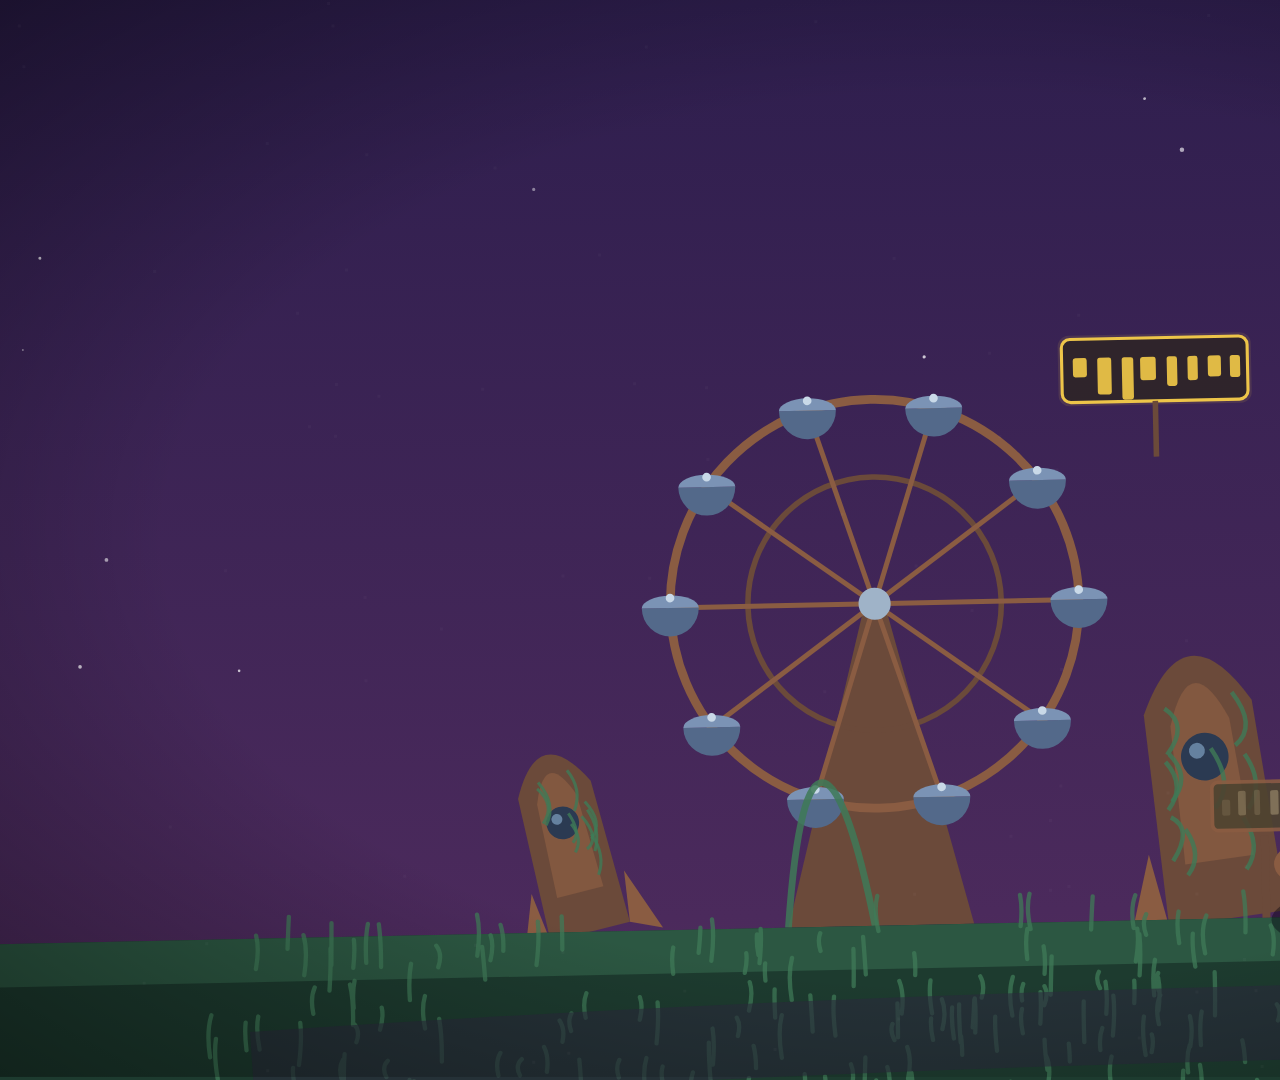
<file: animatic/scene.html>
<!doctype html>
<html lang="sv">
<head>
<meta charset="utf-8" />
<title>Fuzzlings animatic — frame renderer</title>
<style>
  html, body { margin: 0; padding: 0; background: #06040c; overflow: hidden; }
  #stage { display: block; }
</style>
</head>
<body>
<svg id="stage" width="1920" height="1080" viewBox="0 0 1920 1080"
     xmlns="http://www.w3.org/2000/svg" shape-rendering="geometricPrecision"></svg>
<script>
/* ------------------------------------------------------------------
   FUZZLINGS — "Studsfällan" animatic frame renderer.
   Deterministic: renderFrame(i) must always paint the same pixels.
   World coords: ground at y=1500, park spans x 0..3840.
------------------------------------------------------------------- */

const FPS = 20;
const DUR = 120;                 // seconds, matches storyboard 0:00-2:00

const C = {
  bg:    '#120d1f',
  bg2:   '#1b1430',
  zyp:   '#ff8a2b',
  zypD:  '#c2561a',
  dolm:  '#8fa8c0',
  dolmD: '#64798f',
  bix:   '#ef4ba2',
  bixS:  '#ffd54a',
  neon:  '#4ee0c1',
  ink:   '#f4f0ff',
  rust:  '#6b4a3a',
  rust2: '#8a5c42',
  grass: '#2c5742',
  grass2:'#3f7a57',
  metal: '#3a3550',
};

const GROUND = 1500;

/* ---------- small math helpers ---------- */
const lerp = (a, b, u) => a + (b - a) * clamp01(u);
const clamp01 = (u) => (u < 0 ? 0 : u > 1 ? 1 : u);
const ease = (u) => { u = clamp01(u); return u * u * (3 - 2 * u); };
const easeOut = (u) => { u = clamp01(u); return 1 - (1 - u) * (1 - u); };
const easeIn = (u) => { u = clamp01(u); return clamp01(u) * clamp01(u); };
function mulberry32(seed) {
  let a = seed >>> 0;
  return function () {
    a = (a + 0x6D2B79F5) >>> 0;
    let t = a;
    t = Math.imul(t ^ (t >>> 15), t | 1);
    t ^= t + Math.imul(t ^ (t >>> 7), t | 61);
    return ((t ^ (t >>> 14)) >>> 0) / 4294967296;
  };
}
/* deterministic pseudo-flicker keyed on a time slot */
function flick(slot, salt) {
  const r = mulberry32(((slot * 2654435761) ^ (salt * 40503)) >>> 0);
  return r();
}
const f2 = (n) => Math.round(n * 100) / 100;

/* ---------- character art ---------- */

/* Zyp: small tight orange sphere, THREE pearl eyes stacked vertically,
   spiral tail-antenna that uncoils when excited. */
function zyp(o) {
  const x = o.x, y = o.y, s = (o.s || 1);
  const R = 38 * s;
  const sq = o.sq == null ? 1 : o.sq;          // >1 = stretched tall
  const rot = o.rot || 0;
  const eyes = o.eyes || 'normal';
  const spiral = o.spiral == null ? 0 : o.spiral;
  const flail = o.flail || 0;
  const look = o.look || 0;
  let g = '';

  // shadow on ground
  if (o.shadow !== false) g += shadow(x, o.gy == null ? y + R : o.gy, R * 1.25, o.shA == null ? 0.35 : o.shA);

  g += `<g transform="translate(${f2(x)},${f2(y)}) rotate(${f2(rot)}) scale(${f2(1 / sq)},${f2(sq)})">`;

  // legs + arms (thin stick limbs)
  const legSwing = Math.sin(flail * 6.3) * 28 * (o.flail ? 1 : 0.25);
  g += limb(-R * 0.4, R * 0.75, -R * 0.55 - legSwing * 0.4, R * 1.5 + Math.abs(legSwing) * 0.3, C.zypD, 5 * s, 6 * s);
  g += limb(R * 0.4, R * 0.75, R * 0.6 + legSwing * 0.4, R * 1.5 - Math.abs(legSwing) * 0.3, C.zypD, 5 * s, 6 * s);
  const armA = o.arms == null ? 25 : o.arms;
  g += limb(-R * 0.85, -R * 0.05, -R * 1.55, -R * 0.05 - armA * s * 0.9 - flail * 10, C.zypD, 5 * s, 6 * s);
  g += limb(R * 0.85, -R * 0.05, R * 1.55, -R * 0.05 - armA * s * 0.9 + flail * 10, C.zypD, 5 * s, 6 * s);

  // spiral tail-antenna, top-right; uncoils with `spiral`
  g += spiralTail(R, spiral, s);

  // body: short dense fur = subtle notched rim
  g += `<circle cx="0" cy="0" r="${f2(R)}" fill="${C.zyp}"/>`;
  g += furRim(R, 7, 3.0 * s, C.zyp, 0.9);
  g += `<circle cx="${f2(-R * 0.28)}" cy="${f2(-R * 0.3)}" r="${f2(R * 0.62)}" fill="#ffb066" opacity="0.35"/>`;
  g += `<path d="M ${f2(-R)} ${f2(R * 0.18)} A ${f2(R)} ${f2(R)} 0 0 0 ${f2(R)} ${f2(R * 0.18)} Z" fill="${C.zypD}" opacity="0.22"/>`;

  // three pearl eyes stacked VERTICALLY
  const eyeX = R * 0.05;
  const ys = [-R * 0.42, 0, R * 0.42];
  for (let k = 0; k < 3; k++) {
    g += eyeBall(eyeX + look * 1.5, ys[k], R * 0.2, eyes, look, s);
  }
  // mouth
  g += mouth(eyes, R * 0.1, R * 0.74, R * 0.3, C.zypD);
  g += '</g>';
  return g;
}

/* Dolm: biggest, shaggy blue-grey, two tired half-closed eyes,
   little parabolic scanner dish on top that spins. */
function dolm(o) {
  const x = o.x, y = o.y, s = (o.s || 1);
  const R = 62 * s;
  const sq = o.sq == null ? 1 : o.sq;
  const rot = o.rot || 0;
  const eyes = o.eyes || 'tired';
  const spin = o.spin || 0;
  const ping = o.ping || 0;
  let g = '';
  if (o.shadow !== false) g += shadow(x, o.gy == null ? y + R * 0.95 : o.gy, R * 1.2, o.shA == null ? 0.35 : o.shA);

  g += `<g transform="translate(${f2(x)},${f2(y)}) rotate(${f2(rot)}) scale(${f2(1 / sq)},${f2(sq)})">`;

  // stubby limbs (Dolm rolls more than walks)
  g += limb(-R * 0.42, R * 0.72, -R * 0.52, R * 1.08, C.dolmD, 8 * s, 8 * s);
  g += limb(R * 0.42, R * 0.72, R * 0.52, R * 1.08, C.dolmD, 8 * s, 8 * s);
  if (o.armsCrossed) {
    g += `<path d="M ${f2(-R * 0.75)} ${f2(R * 0.05)} L ${f2(R * 0.5)} ${f2(R * 0.3)}" stroke="${C.dolmD}" stroke-width="${f2(9 * s)}" stroke-linecap="round" fill="none"/>`;
    g += `<path d="M ${f2(R * 0.75)} ${f2(R * 0.05)} L ${f2(-R * 0.5)} ${f2(R * 0.3)}" stroke="${C.dolmD}" stroke-width="${f2(9 * s)}" stroke-linecap="round" fill="none"/>`;
  } else {
    const aw = o.arms == null ? 0 : o.arms;
    g += limb(-R * 0.8, R * 0.02, -R * 1.35, R * 0.02 - aw * s, C.dolmD, 8 * s, 9 * s);
    g += limb(R * 0.8, R * 0.02, R * 1.35, R * 0.02 - aw * s, C.dolmD, 8 * s, 9 * s);
  }

  // scanner dish on top
  const dishY = -R - 26 * s;
  g += `<path d="M 0 ${f2(-R * 0.9)} L 0 ${f2(dishY + 6 * s)}" stroke="${C.dolmD}" stroke-width="${f2(5 * s)}" stroke-linecap="round"/>`;
  g += `<g transform="translate(0,${f2(dishY)}) rotate(${f2(spin)})">`;
  g += `<ellipse cx="0" cy="0" rx="${f2(24 * s)}" ry="${f2(8 * s)}" fill="#b9cad8"/>`;
  g += `<ellipse cx="0" cy="${f2(-2.5 * s)}" rx="${f2(24 * s)}" ry="${f2(7 * s)}" fill="#e6f0f6"/>`;
  g += `<circle cx="0" cy="${f2(-4 * s)}" r="${f2(3.5 * s)}" fill="${C.dolmD}"/>`;
  g += '</g>';
  if (ping > 0) {
    for (let k = 0; k < 3; k++) {
      const u = (ping + k * 0.33) % 1;
      g += `<circle cx="0" cy="${f2(dishY)}" r="${f2((12 + u * 58) * s)}" fill="none" stroke="${C.neon}" stroke-width="${f2(3 * s)}" opacity="${f2(0.55 * (1 - u))}"/>`;
    }
  }

  // shaggy body
  g += shaggyBody(R, C.dolm, 1337);
  g += `<circle cx="${f2(-R * 0.3)}" cy="${f2(-R * 0.32)}" r="${f2(R * 0.55)}" fill="#b4c7d8" opacity="0.3"/>`;
  g += `<path d="M ${f2(-R * 0.95)} ${f2(R * 0.25)} A ${f2(R)} ${f2(R)} 0 0 0 ${f2(R * 0.95)} ${f2(R * 0.25)} Z" fill="${C.dolmD}" opacity="0.25"/>`;

  // two tired eyes
  for (const ex of [-R * 0.33, R * 0.33]) {
    g += eyeBall(ex, -R * 0.06, R * 0.19, eyes, o.look || 0, s, C.dolm);
  }
  g += mouth(eyes, 0, R * 0.52, R * 0.3, C.dolmD);
  g += '</g>';
  return g;
}

/* Bix: medium magenta sphere, yellow spots, spiky fur,
   big expressive ear-antennas. */
function bix(o) {
  const x = o.x, y = o.y, s = (o.s || 1);
  const R = 48 * s;
  const sq = o.sq == null ? 1 : o.sq;
  const rot = o.rot || 0;
  const eyes = o.eyes || 'sly';
  const ear = o.ear == null ? 1 : o.ear;    // 1 = up/alert, -1 = swept back, 0 = droop
  const flail = o.flail || 0;
  let g = '';
  if (o.shadow !== false) g += shadow(x, o.gy == null ? y + R : o.gy, R * 1.2, o.shA == null ? 0.35 : o.shA);

  g += `<g transform="translate(${f2(x)},${f2(y)}) rotate(${f2(rot)}) scale(${f2(1 / sq)},${f2(sq)})">`;

  const legSwing = Math.sin(flail * 6.3) * 26;
  g += limb(-R * 0.4, R * 0.78, -R * 0.62 - legSwing * 0.3, R * 1.42, C.bix, 6 * s, 7 * s);
  g += limb(R * 0.4, R * 0.78, R * 0.62 + legSwing * 0.3, R * 1.42, C.bix, 6 * s, 7 * s);
  const armA = o.arms == null ? 30 : o.arms;
  g += limb(-R * 0.82, 0, -R * 1.5, -armA * s, C.bix, 6 * s, 7 * s);
  g += limb(R * 0.82, 0, R * 1.5, -armA * s, C.bix, 6 * s, 7 * s);

  // ear-antennas (drawn behind body)
  for (const side of [-1, 1]) {
    const tipX = side * (R * 0.95 + 26 * s) * (ear < 0 ? 1.25 : 1);
    const tipY = -R * 1.05 - ear * 52 * s;
    const ctlX = side * R * 1.25;
    const ctlY = -R * 0.95 - ear * 16 * s;
    g += `<path d="M ${f2(side * R * 0.5)} ${f2(-R * 0.72)} Q ${f2(ctlX)} ${f2(ctlY)} ${f2(tipX)} ${f2(tipY)}"
      stroke="${C.bix}" stroke-width="${f2(13 * s)}" stroke-linecap="round" fill="none"/>`;
    g += `<ellipse cx="${f2(tipX)}" cy="${f2(tipY)}" rx="${f2(10 * s)}" ry="${f2(13 * s)}"
      transform="rotate(${f2(side * 18)},${f2(tipX)},${f2(tipY)})" fill="${C.bixS}"/>`;
  }

  // spiky body
  g += spikyBody(R, C.bix, 7777);
  // yellow spots (fixed pattern, mirrors the site's CSS character chip)
  const spots = [[-0.34, -0.3, 0.2], [0.3, 0.12, 0.15], [-0.1, 0.44, 0.12], [0.44, -0.4, 0.1]];
  for (const [sx, sy, sr] of spots) {
    g += `<circle cx="${f2(sx * R)}" cy="${f2(sy * R)}" r="${f2(sr * R)}" fill="${C.bixS}"/>`;
  }
  g += `<circle cx="${f2(-R * 0.3)}" cy="${f2(-R * 0.34)}" r="${f2(R * 0.5)}" fill="#ff8cc6" opacity="0.25"/>`;

  for (const ex of [-R * 0.3, R * 0.3]) {
    g += eyeBall(ex, -R * 0.08, R * 0.19, eyes, o.look || 0, s, C.bix);
  }
  g += mouth(eyes === 'sly' ? 'grin' : eyes, 0, R * 0.52, R * 0.34, '#7a1142');
  g += '</g>';
  return g;
}

/* ---------- shared character parts ---------- */
function shadow(x, y, r, a) {
  return `<ellipse cx="${f2(x)}" cy="${f2(y)}" rx="${f2(r)}" ry="${f2(r * 0.26)}" fill="#07040f" opacity="${f2(a)}"/>`;
}
function limb(x1, y1, x2, y2, col, w, hand) {
  return `<path d="M ${f2(x1)} ${f2(y1)} L ${f2(x2)} ${f2(y2)}" stroke="${col}" stroke-width="${f2(w)}" stroke-linecap="round" fill="none"/>`
    + `<circle cx="${f2(x2)}" cy="${f2(y2)}" r="${f2(hand * 0.6)}" fill="${col}"/>`;
}
/* Zyp's spiral tail-antenna: coiled spring at 0, stretched out at 1 */
function spiralTail(R, open, s) {
  const turns = lerp(2.6, 1.1, open);
  const stretch = lerp(0, 1, open);
  const steps = 46;
  let d = '';
  for (let k = 0; k <= steps; k++) {
    const u = k / steps;
    const a = u * Math.PI * 2 * turns - Math.PI * 0.4;
    const rad = (6 + u * 20) * s * lerp(1, 0.75, open);
    const px = R * 0.62 + Math.cos(a) * rad + u * stretch * 42 * s;
    const py = -R * 0.62 + Math.sin(a) * rad - u * stretch * 54 * s;
    d += (k === 0 ? 'M ' : 'L ') + f2(px) + ' ' + f2(py) + ' ';
  }
  const tipX = R * 0.62 + Math.cos(Math.PI * 2 * turns - Math.PI * 0.4) * (26 * s * lerp(1, 0.75, open)) + stretch * 42 * s;
  const tipY = -R * 0.62 + Math.sin(Math.PI * 2 * turns - Math.PI * 0.4) * (26 * s * lerp(1, 0.75, open)) - stretch * 54 * s;
  return `<path d="${d}" stroke="${C.zypD}" stroke-width="${f2(5.5 * s)}" fill="none" stroke-linecap="round"/>`
    + `<circle cx="${f2(tipX)}" cy="${f2(tipY)}" r="${f2(5 * s)}" fill="${C.zypD}"/>`;
}
function furRim(R, n, len, col, op) {
  let d = '';
  for (let k = 0; k < n * 6; k++) {
    const a = (k / (n * 6)) * Math.PI * 2;
    const r1 = R - 1;
    const r2 = R + len * (0.6 + 0.4 * Math.sin(k * 2.3));
    const a2 = a + 0.06;
    d += `M ${f2(Math.cos(a) * r1)} ${f2(Math.sin(a) * r1)} L ${f2(Math.cos(a2) * r2)} ${f2(Math.sin(a2) * r2)} `;
  }
  return `<path d="${d}" stroke="${col}" stroke-width="${f2(len * 0.9)}" stroke-linecap="round" opacity="${op}" fill="none"/>`;
}
function shaggyBody(R, col, seed) {
  const rnd = mulberry32(seed);
  const n = 46;
  let d = '';
  for (let k = 0; k <= n; k++) {
    const a = (k / n) * Math.PI * 2;
    const rr = R * (0.94 + rnd() * 0.22);
    const px = Math.cos(a) * rr, py = Math.sin(a) * rr;
    d += (k === 0 ? 'M ' : 'L ') + f2(px) + ' ' + f2(py) + ' ';
  }
  return `<path d="${d}Z" fill="${col}"/>`;
}
function spikyBody(R, col, seed) {
  const rnd = mulberry32(seed);
  const n = 34;
  let d = '';
  for (let k = 0; k < n; k++) {
    const a = (k / n) * Math.PI * 2;
    const inner = R * 0.97;
    const outer = R * (1.14 + rnd() * 0.14);
    const am = a + Math.PI / n;
    d += (k === 0 ? 'M ' : 'L ') + f2(Math.cos(a) * inner) + ' ' + f2(Math.sin(a) * inner) + ' ';
    d += 'L ' + f2(Math.cos(am) * outer) + ' ' + f2(Math.sin(am) * outer) + ' ';
  }
  return `<path d="${d}Z" fill="${col}"/>`;
}
function eyeBall(cx, cy, r, state, look, s, bodyCol) {
  const sc = state === 'shock' ? 1.45 : state === 'wide' ? 1.2 : 1;
  let g = '';
  if (state === 'happy' || state === 'closed') {
    return `<path d="M ${f2(cx - r * 1.2)} ${f2(cy)} Q ${f2(cx)} ${f2(cy - r * 1.3)} ${f2(cx + r * 1.2)} ${f2(cy)}"
      stroke="#2a1430" stroke-width="${f2(Math.max(2, r * 0.35))}" fill="none" stroke-linecap="round"/>`;
  }
  g += `<ellipse cx="${f2(cx)}" cy="${f2(cy)}" rx="${f2(r * 1.05 * sc)}" ry="${f2(r * sc)}" fill="#fdfbff"/>`;
  const pr = state === 'shock' ? r * 0.38 : r * 0.5;
  g += `<circle cx="${f2(cx + look * r * 0.45)}" cy="${f2(cy)}" r="${f2(pr)}" fill="#20122e"/>`;
  g += `<circle cx="${f2(cx + look * r * 0.45 - pr * 0.35)}" cy="${f2(cy - pr * 0.35)}" r="${f2(pr * 0.3)}" fill="#fff" opacity="0.85"/>`;
  if ((state === 'tired' || state === 'sly') && bodyCol) {
    const lidH = state === 'tired' ? 0.62 : 0.5;
    g += `<path d="M ${f2(cx - r * 1.2)} ${f2(cy - r * 1.1)} L ${f2(cx + r * 1.2)} ${f2(cy - r * 1.1)}
      L ${f2(cx + r * 1.2)} ${f2(cy - r + r * 2 * lidH - r)} L ${f2(cx - r * 1.2)} ${f2(cy - r * 1.1 + r * 2 * lidH)} Z" fill="${bodyCol}"/>`;
  }
  return g;
}
function mouth(state, cx, cy, w, col) {
  if (state === 'shock') {
    return `<ellipse cx="${f2(cx)}" cy="${f2(cy)}" rx="${f2(w * 0.5)}" ry="${f2(w * 0.62)}" fill="#2a1430"/>`;
  }
  if (state === 'happy' || state === 'grin') {
    return `<path d="M ${f2(cx - w)} ${f2(cy - w * 0.25)} Q ${f2(cx)} ${f2(cy + w * 0.8)} ${f2(cx + w)} ${f2(cy - w * 0.25)}"
      stroke="#2a1430" stroke-width="${f2(w * 0.3)}" fill="none" stroke-linecap="round"/>`;
  }
  if (state === 'worried' || state === 'tired') {
    return `<path d="M ${f2(cx - w * 0.7)} ${f2(cy + w * 0.2)} Q ${f2(cx)} ${f2(cy - w * 0.3)} ${f2(cx + w * 0.7)} ${f2(cy + w * 0.2)}"
      stroke="${col}" stroke-width="${f2(w * 0.24)}" fill="none" stroke-linecap="round"/>`;
  }
  return `<path d="M ${f2(cx - w * 0.6)} ${f2(cy)} L ${f2(cx + w * 0.6)} ${f2(cy)}"
    stroke="#2a1430" stroke-width="${f2(w * 0.22)}" fill="none" stroke-linecap="round"/>`;
}

/* ---------- Kosmoland set pieces (world coords) ---------- */

function sky(t) {
  let g = `<rect x="-2600" y="-3200" width="9000" height="6000" fill="url(#skyG)"/>`;
  const rnd = mulberry32(99);
  for (let k = 0; k < 150; k++) {
    const x = -2000 + rnd() * 8000;
    const y = -3000 + rnd() * 4100;
    const r = 1.2 + rnd() * 2.6;
    const tw = 0.35 + 0.65 * Math.abs(Math.sin(t * (0.7 + rnd() * 2) + k));
    g += `<circle cx="${f2(x)}" cy="${f2(y)}" r="${f2(r)}" fill="#fff" opacity="${f2(0.25 + tw * 0.55)}"/>`;
  }
  // big ringed planet low on the horizon
  g += `<g opacity="0.5"><circle cx="3180" cy="620" r="150" fill="#3a2b63"/>
    <ellipse cx="3180" cy="620" rx="250" ry="48" fill="none" stroke="#5c4792" stroke-width="12" opacity="0.8"/></g>`;
  return g;
}

function ferrisWheel(t, spin) {
  const cx = 620, cy = 980, R = 330;
  const a0 = spin * 360;
  let g = `<g>`;
  g += `<path d="M ${cx - 150} ${GROUND} L ${cx - 16} ${cy} L ${cx + 16} ${cy} L ${cx + 150} ${GROUND} Z" fill="${C.rust}"/>`;
  g += `<g transform="rotate(${f2(a0)},${cx},${cy})">`;
  g += `<circle cx="${cx}" cy="${cy}" r="${R}" fill="none" stroke="${C.rust2}" stroke-width="14"/>`;
  g += `<circle cx="${cx}" cy="${cy}" r="${R * 0.62}" fill="none" stroke="${C.rust}" stroke-width="9"/>`;
  for (let k = 0; k < 10; k++) {
    const a = (k / 10) * Math.PI * 2;
    const ex = cx + Math.cos(a) * R, ey = cy + Math.sin(a) * R;
    g += `<path d="M ${cx} ${cy} L ${f2(ex)} ${f2(ey)}" stroke="${C.rust2}" stroke-width="8"/>`;
    // gondolas shaped like satellite dishes
    g += `<g transform="translate(${f2(ex)},${f2(ey)}) rotate(${f2(-a0)})">
      <path d="M -46 0 A 46 46 0 0 0 46 0 Z" fill="#53698a"/>
      <path d="M -46 0 A 46 20 0 0 1 46 0 Z" fill="#7b93b5"/>
      <circle cx="0" cy="-16" r="7" fill="#c9d9e8"/></g>`;
  }
  g += `</g><circle cx="${cx}" cy="${cy}" r="26" fill="#9fb3c8"/>`;
  // vines
  g += `<path d="M ${cx - 150} ${GROUND} C ${cx - 120} ${cy + 180} ${cx - 60} ${cy + 240} ${cx - 10} ${GROUND}"
    stroke="${C.grass2}" stroke-width="11" fill="none" opacity="0.85"/>`;
  g += `</g>`;
  return g;
}

function rocket(x, scale, tilt, seed) {
  const h = 520 * scale, w = 120 * scale;
  let g = `<g transform="translate(${x},${GROUND}) rotate(${tilt}) scale(${scale})">`;
  g += `<path d="M 0 0 L -${120} 0 L -${110} -${430} Q 0 -${640} ${110} -${430} L ${120} 0 Z" fill="${C.rust}"/>`;
  g += `<path d="M -${70} -${120} L -${60} -${400} Q 0 -${560} ${60} -${400} L ${70} -${120} Z" fill="${C.rust2}" opacity="0.75"/>`;
  g += `<circle cx="0" cy="-330" r="48" fill="#2b3a52"/><circle cx="-14" cy="-344" r="16" fill="#7fa0c0" opacity="0.7"/>`;
  g += `<path d="M -${120} 0 L -${210} 40 L -${140} -${150} Z" fill="${C.rust2}"/>`;
  g += `<path d="M ${120} 0 L ${210} 40 L ${140} -${150} Z" fill="${C.rust2}"/>`;
  // overgrowth
  const rnd = mulberry32(seed);
  for (let k = 0; k < 9; k++) {
    const yy = -40 - rnd() * 360, xx = (rnd() - 0.5) * 210;
    g += `<path d="M ${f2(xx)} ${f2(yy)} q ${f2(28 + rnd() * 30)} ${f2(-20 - rnd() * 40)} ${f2(8)} ${f2(-70 - rnd() * 60)}"
      stroke="${C.grass2}" stroke-width="9" fill="none" opacity="0.8"/>`;
  }
  g += `</g>`;
  return g;
}

/* flickering neon signs — abstract glyph blocks, deliberately unreadable */
function neonSign(x, y, w, on, hue) {
  const op = on ? 1 : 0.12;
  let g = `<g opacity="${f2(op)}">`;
  g += `<rect x="${f2(x)}" y="${f2(y)}" width="${f2(w)}" height="${f2(w * 0.34)}" rx="14" fill="#140f24" stroke="${hue}" stroke-width="5" opacity="0.9"/>`;
  const rnd = mulberry32(Math.round(x));
  let px = x + 18;
  while (px < x + w - 26) {
    const bw = 10 + rnd() * 16;
    const bh = w * 0.34 * (0.3 + rnd() * 0.42);
    g += `<rect x="${f2(px)}" y="${f2(y + w * 0.34 * 0.3)}" width="${f2(bw)}" height="${f2(bh)}" rx="4" fill="${hue}" opacity="0.85"/>`;
    px += bw + 10 + rnd() * 10;
  }
  g += `<rect x="${f2(x - 6)}" y="${f2(y - 6)}" width="${f2(w + 12)}" height="${f2(w * 0.34 + 12)}" rx="18" fill="${hue}" opacity="${f2(0.1 * (on ? 1 : 0))}"/>`;
  g += `<path d="M ${f2(x + w * 0.5)} ${f2(y + w * 0.34)} L ${f2(x + w * 0.5)} ${f2(y + w * 0.34 + 90)}" stroke="${C.rust}" stroke-width="9"/>`;
  g += `</g>`;
  return g;
}

function ground() {
  let g = `<rect x="-2600" y="${GROUND}" width="9000" height="2200" fill="#1d3b2f"/>`;
  g += `<path d="M -2600 ${GROUND} H 6400 V ${GROUND + 70} H -2600 Z" fill="${C.grass}"/>`;
  // grass tufts across the park
  const rnd = mulberry32(4242);
  let d = '';
  for (let k = 0; k < 420; k++) {
    const x = -500 + rnd() * 4800;
    const y = GROUND + rnd() * 320;
    const h = 26 + rnd() * 46;
    d += `M ${f2(x)} ${f2(y)} q ${f2(8 - rnd() * 16)} ${f2(-h * 0.6)} ${f2(4 - rnd() * 8)} ${f2(-h)} `;
  }
  g += `<path d="${d}" stroke="${C.grass2}" stroke-width="7" fill="none" opacity="0.75" stroke-linecap="round"/>`;
  // cracked old asphalt path
  g += `<path d="M -400 ${GROUND + 210} Q 1500 ${GROUND + 120} 3900 ${GROUND + 230}" stroke="#2a2a3c" stroke-width="120" fill="none" opacity="0.6"/>`;
  return g;
}

/* crashed capsule; hatch opens with `hatch` (0 closed .. 1 open) */
function capsule(hatch, consoleOn, steam, t) {
  const x = 2450, y = GROUND;
  let g = `<g transform="translate(${x},${y})">`;
  g += shadow(0, 10, 260, 0.4);
  // dirt mound / crash furrow
  g += `<path d="M -330 0 Q -120 -54 60 -16 Q 240 10 360 0 Z" fill="#23412f"/>`;
  g += `<g transform="rotate(-8)">`;
  g += `<ellipse cx="0" cy="-130" rx="235" ry="175" fill="#4a4568"/>`;
  g += `<ellipse cx="-40" cy="-165" rx="165" ry="120" fill="#5d5880" opacity="0.75"/>`;
  g += `<path d="M -235 -130 A 235 175 0 0 0 235 -130 Z" fill="#332e4e"/>`;
  // landing legs
  g += `<path d="M -150 -40 L -230 30" stroke="#6f6a92" stroke-width="20" stroke-linecap="round"/>`;
  g += `<path d="M 150 -40 L 236 26" stroke="#6f6a92" stroke-width="20" stroke-linecap="round"/>`;
  // hatch opening (dark interior) + sliding door
  g += `<ellipse cx="25" cy="-150" rx="112" ry="112" fill="#0b0817"/>`;
  if (consoleOn > 0) {
    g += `<ellipse cx="25" cy="-150" rx="106" ry="106" fill="${C.neon}" opacity="${f2(0.22 * consoleOn)}"/>`;
    // console strip with blinking lamps
    for (let k = 0; k < 5; k++) {
      const on = flick(Math.floor(t * 5) + k, 3 + k) > 0.4 ? 1 : 0.25;
      g += `<circle cx="${f2(-45 + k * 36)}" cy="-96" r="9" fill="${k % 2 ? C.bixS : C.neon}" opacity="${f2(on * consoleOn)}"/>`;
    }
    g += `<rect x="-62" y="-126" width="176" height="14" rx="7" fill="#17304a" opacity="${f2(consoleOn)}"/>`;
  }
  const slide = (1 - hatch);
  g += `<g transform="translate(${f2(-slide * -4)},0)">`;
  g += `<path d="M 25 -262 A 112 112 0 0 0 25 -38 L ${f2(25 - 112 * slide)} -38 A ${f2(112 * slide)} 112 0 0 1 ${f2(25 - 112 * slide)} -262 Z" fill="#6f6a92" opacity="${slide > 0.02 ? 1 : 0}"/>`;
  g += `</g>`;
  g += `<ellipse cx="25" cy="-150" rx="112" ry="112" fill="none" stroke="#8d88b0" stroke-width="12"/>`;
  g += `</g>`;
  if (steam > 0) {
    for (let k = 0; k < 7; k++) {
      const u = ((t * 0.5 + k * 0.17) % 1);
      g += `<circle cx="${f2(120 + k * 22 + u * 90)}" cy="${f2(-150 - u * 230)}" r="${f2(22 + u * 58)}"
        fill="#cbd6ee" opacity="${f2(0.3 * (1 - u) * steam)}"/>`;
    }
  }
  g += `</g>`;
  return g;
}

/* the rusty kids' trampoline — faded sign plate, no readable letters */
function trampoline(squash, t) {
  const x = 1500, y = GROUND;
  const dip = squash * 54;
  let g = `<g transform="translate(${x},${y})">`;
  g += shadow(0, 4, 250, 0.4);
  for (const lx of [-190, -70, 70, 190]) {
    g += `<path d="M ${lx} -70 L ${f2(lx * 1.16)} 6" stroke="${C.rust}" stroke-width="18" stroke-linecap="round"/>`;
  }
  g += `<ellipse cx="0" cy="-78" rx="236" ry="60" fill="#3b3550"/>`;
  g += `<path d="M -236 -84 Q 0 ${f2(-84 + 34 + dip)} 236 -84 Q 0 ${f2(-150 + dip * 0.2)} -236 -84 Z" fill="#241f38"/>`;
  g += `<path d="M -228 -86 Q 0 ${f2(-86 + 30 + dip)} 228 -86" stroke="#4b4468" stroke-width="10" fill="none"/>`;
  g += `<ellipse cx="0" cy="-86" rx="236" ry="58" fill="none" stroke="${C.rust2}" stroke-width="16"/>`;
  // faded sign plate on a post: abstract worn marks, intentionally illegible
  g += `<g transform="translate(-300,-250)">`;
  g += `<path d="M 42 118 L 42 250" stroke="${C.rust}" stroke-width="13"/>`;
  g += `<rect x="-42" y="30" width="168" height="78" rx="10" fill="#4e4330" opacity="0.9" stroke="${C.rust2}" stroke-width="6"/>`;
  const rnd = mulberry32(5150);
  for (let k = 0; k < 6; k++) {
    const bx = -26 + k * 26, bh = 16 + rnd() * 26;
    g += `<rect x="${f2(bx)}" y="${f2(84 - bh)}" width="${f2(9 + rnd() * 7)}" height="${f2(bh)}" rx="3" fill="#cdbb92" opacity="${f2(0.1 + rnd() * 0.3)}"/>`;
  }
  g += `</g>`;
  g += `</g>`;
  return g;
}

/* ---------- full park plate (shared background for wide beats) ---------- */
function park(t, o) {
  o = o || {};
  let g = sky(t);
  g += ferrisWheel(t, o.wheelSpin || 0);
  g += rocket(1180, 0.8, -7, 11);
  g += rocket(3480, 1.05, 6, 22);
  g += rocket(150, 0.55, -13, 33);
  const slot = Math.floor(t * 6);
  g += neonSign(930, 560, 300, flick(slot, 1) > 0.25, C.bixS);
  g += neonSign(1900, 430, 360, flick(slot, 2) > 0.18, C.neon);
  g += neonSign(2900, 640, 260, flick(slot, 3) > 0.3, C.bix);
  g += ground();
  g += trampoline(o.trampSquash || 0, t);
  g += capsule(o.hatch || 0, o.consoleOn || 0, o.steam || 0, t);
  return g;
}

/* ---------- beat timeline ---------- */
/* Each beat: start, end, cam(u, t) -> {cx, cy, w, rot}, draw(u, t) -> svg string */

const BEATS = [];
function beat(start, end, cam, draw) { BEATS.push({ start, end, cam, draw }); }

/* idle bounce for Zyp: never fully still */
const idle = (t, amp) => Math.abs(Math.sin(t * 5.5)) * (amp == null ? 8 : amp);

/* B1 0:00-0:05 — drone wide, slow pan reveals the overgrown park */
beat(0, 5, (u) => ({ cx: lerp(760, 2080, ease(u)), cy: lerp(880, 1010, ease(u)), w: lerp(3100, 2750, u), rot: lerp(-1.2, 0.4, u) }),
  (u, t) => park(t, { steam: 1 - u * 0.4 }));

/* B2 0:05-0:10 — medium on the capsule, hatch opens FFSHH, three heads peek out */
beat(5, 10, (u) => ({ cx: lerp(2500, 2460, ease(u)), cy: lerp(1240, 1215, ease(u)), w: lerp(1500, 1180, ease(u)), rot: 0 }),
  (u, t) => {
    const hatch = ease((u - 0.18) / 0.32);
    let g = park(t, { hatch, steam: 1 - ease(u / 0.5) });
    const peek = ease((u - 0.5) / 0.4);
    if (peek > 0) {
      g += `<g clip-path="url(#hatchClip)">`;
      g += zyp({ x: 2440, y: 1300 - 108 * peek + idle(t, 5), s: 0.9, shadow: false, eyes: 'wide', look: 0.6, spiral: 0.3 });
      g += dolm({ x: 2360, y: 1360 - 70 * peek, s: 0.72, shadow: false, eyes: 'tired' });
      g += bix({ x: 2540, y: 1350 - 82 * peek, s: 0.76, shadow: false, eyes: 'sly', ear: 1 });
      g += `</g>`;
    }
    return g;
  });

/* B3 0:10-0:18 — low angle on Zyp in front of the trampoline, camera pans with him */
beat(10, 18, (u) => ({ cx: lerp(1980, 1560, ease(u)), cy: lerp(1330, 1310, u), w: lerp(1150, 1020, u), rot: 0 }),
  (u, t) => {
    const walk = ease(u / 0.62);
    const zx = lerp(2180, 1640, walk);
    const hop = idle(t, 26) * (walk < 1 ? 1 : 0.45);
    let g = park(t, { hatch: 1 });
    g += zyp({
      x: zx, y: GROUND - 58 - hop, s: 1.15, sq: 1 + 0.05 * Math.sin(t * 11),
      eyes: u > 0.66 ? 'wide' : 'normal', look: -0.7, spiral: lerp(0.15, 0.75, ease((u - 0.6) / 0.4)),
      arms: 20 + hop * 0.6, gy: GROUND - 10
    });
    // sniff/poke lines when he reaches the mat
    if (u > 0.68) {
      const p = ease((u - 0.68) / 0.3);
      for (let k = 0; k < 3; k++) {
        g += `<path d="M ${f2(1560 - k * 10)} ${f2(GROUND - 150 - k * 26)} q 30 ${f2(-18 - k * 6)} 62 ${f2(-6 - k * 4)}"
          stroke="${C.neon}" stroke-width="5" fill="none" opacity="${f2(0.55 * p)}"/>`;
      }
    }
    return g;
  });

/* B4 0:18-0:25 — close-up: Dolm's dish antenna spinning + worried face, Zyp soft in bg */
beat(18, 25, (u) => ({ cx: 2075, cy: lerp(1325, 1350, ease(u)), w: lerp(820, 730, u), rot: 0 }),
  (u, t) => {
    let g = park(t, { hatch: 1 });
    g += `<g filter="url(#soft)" opacity="0.9">`;
    g += zyp({ x: 1800, y: GROUND - 62 - idle(t, 14), s: 1.0, eyes: 'normal', look: 0.8, spiral: 0.7, gy: GROUND - 10 });
    g += `</g>`;
    g += dolm({
      x: 2075, y: GROUND - 62, s: 1.5, spin: t * 520, ping: (t * 1.6) % 1,
      eyes: u > 0.3 ? 'wide' : 'tired', look: -0.6, arms: 34 + Math.sin(t * 9) * 22, gy: GROUND - 8
    });
    return g;
  });

/* B5 0:25-0:32 — FLOINNG: whip-pan straight up following Zyp, bird's eye at the top */
beat(25, 32, (u) => {
  const fly = ease(clamp01((u - 0.12) / 0.42));
  return { cx: lerp(1520, 1505, u), cy: lerp(GROUND - 120, 240, fly) - (u > 0.62 ? (u - 0.62) * 500 : 0), w: lerp(1000, 1500, fly), rot: lerp(0, 2.5, fly) };
},
  (u, t) => {
    const launch = clamp01((u - 0.1) / 0.45);
    const zy = GROUND - 120 - easeOut(launch) * 1180;
    let g = park(t, { hatch: 1, trampSquash: u < 0.12 ? ease(u / 0.12) : Math.max(0, 0.5 - (u - 0.12) * 4) });
    g += zyp({
      x: 1512 + Math.sin(launch * 7) * 24, y: zy, s: 1.2,
      sq: 1 + 0.4 * (1 - launch), rot: launch * 220, eyes: 'shock', flail: t * 2.2, spiral: 1,
      shadow: launch < 0.8, gy: GROUND - 10, shA: 0.3 * (1 - launch)
    });
    // speed lines
    if (launch > 0.05 && launch < 0.95) {
      for (let k = 0; k < 6; k++) {
        g += `<path d="M ${f2(1400 + k * 46)} ${f2(zy + 150 + k * 40)} L ${f2(1400 + k * 46)} ${f2(zy + 420 + k * 40)}"
          stroke="#fff" stroke-width="6" opacity="0.35" stroke-linecap="round"/>`;
      }
    }
    return g;
  });

/* B6 0:32-0:40 — medium: comic pause, then Zyp grins and waves the others in */
beat(32, 40, (u) => ({ cx: lerp(1640, 1700, ease(u)), cy: 1290, w: lerp(1260, 1340, u), rot: 0 }),
  (u, t) => {
    // land back-first, small rebound, then beat of silence, then victory dance
    const land = clamp01(u / 0.14);
    const reb = Math.max(0, Math.sin(clamp01((u - 0.14) / 0.2) * Math.PI)) * 190;
    const dance = u > 0.52;
    const dy = dance ? idle(t, 42) : reb;
    const sq = u < 0.1 ? 0.72 + 0.28 * (land) : 1 + (dance ? 0.09 * Math.sin(t * 13) : 0);
    let g = park(t, { hatch: 1, trampSquash: Math.max(0, 0.9 - u * 5) });
    g += zyp({
      x: 1520, y: GROUND - 56 - dy, s: 1.2, sq, rot: dance ? Math.sin(t * 8) * 12 : lerp(150, 0, ease(u / 0.3)),
      eyes: dance ? 'happy' : (u < 0.4 ? 'shock' : 'wide'), look: 0.4, spiral: dance ? 1 : 0.5,
      arms: dance ? 50 + Math.sin(t * 14) * 26 : 10, flail: dance ? t * 1.4 : 0, gy: GROUND - 10
    });
    g += dolm({ x: 2080, y: GROUND - 64, s: 0.92, spin: t * 180, eyes: 'tired', armsCrossed: true, look: -0.8, gy: GROUND - 10 });
    g += bix({ x: 2200, y: GROUND - 54 - idle(t, 16), s: 0.9, eyes: 'sly', ear: 1, look: -0.9, gy: GROUND - 10 });
    return g;
  });

/* B7 0:40-0:50 — two-shot: Bix bouncing in the foreground, Dolm refusing behind. Handheld. */
beat(40, 50, (u, t) => ({
  cx: lerp(1560, 1660, u) + Math.sin(t * 13.1) * 11, cy: 1250 + Math.cos(t * 9.7) * 9,
  w: lerp(1340, 1280, u), rot: Math.sin(t * 7.3) * 0.8
}),
  (u, t) => {
    const b = Math.abs(Math.sin(t * 3.1));
    const by = GROUND - 90 - b * 430;
    const contact = b < 0.12;
    let g = park(t, { hatch: 1, trampSquash: contact ? 1 : 0 });
    g += dolm({
      x: 2130, y: GROUND - 64, s: 1.0, spin: t * 300, ping: (t * 1.2) % 1,
      eyes: 'tired', armsCrossed: u > 0.45, arms: 30, look: -0.7, gy: GROUND - 10
    });
    g += bix({
      x: 1500, y: by, s: 1.3, sq: contact ? 0.76 : 1 + b * 0.22, rot: Math.sin(t * 3.1) * 16,
      eyes: 'happy', ear: -1, arms: 52, flail: t * 1.8, gy: GROUND - 10, shA: 0.34 * (1 - b)
    });
    g += zyp({ x: 1880, y: GROUND - 56 - idle(t, 30), s: 0.95, eyes: 'happy', spiral: 1, arms: 44, gy: GROUND - 10 });
    return g;
  });

/* B8 0:50-0:55 — close-up on Dolm's feet losing balance, snap up as he topples */
beat(50, 55, (u) => {
  const tilt = ease(clamp01((u - 0.45) / 0.3));
  return { cx: lerp(2090, 1860, tilt), cy: lerp(GROUND + 20, GROUND - 240, tilt), w: lerp(620, 1150, tilt), rot: lerp(0, -7, tilt) };
},
  (u, t) => {
    const fall = ease(clamp01((u - 0.45) / 0.45));
    const shakeY = Math.sin(t * 26) * 7 * (1 - fall);
    let g = park(t, { hatch: 1, trampSquash: Math.abs(Math.sin(t * 3.4)) < 0.2 ? 1 : 0.2 });
    g += dolm({
      x: lerp(2130, 1700, fall), y: GROUND - 64 + shakeY - Math.sin(fall * Math.PI) * 120,
      s: 1.25, rot: lerp(0, -96, fall), spin: t * 420, ping: (t * 2) % 1,
      eyes: fall > 0.2 ? 'shock' : 'tired', arms: lerp(16, 64, fall), gy: GROUND - 10
    });
    return g;
  });

/* B9 0:55-1:10 — wide: all three in sync, higher and higher; camera bounces with them */
beat(55, 70, (u, t) => {
  const bob = Math.abs(Math.sin(t * 3.4)) * 54;
  return { cx: 1500, cy: lerp(1180, 980, ease(u)) - bob, w: lerp(1500, 2050, ease(u)), rot: Math.sin(t * 3.4) * 1.1 };
},
  (u, t) => {
    const amp = lerp(260, 700, ease(u));
    const freq = lerp(3.0, 4.2, u);
    const ph = (o) => Math.abs(Math.sin(t * freq + o));
    const b1 = ph(0), b2 = ph(0.15), b3 = ph(0.3);
    const squash = (b) => (b < 0.12 ? 0.78 : 1 + b * 0.2);
    let g = park(t, { hatch: 1, trampSquash: b1 < 0.14 ? 1 : 0 });
    g += dolm({ x: 1270, y: GROUND - 70 - b3 * amp * 0.9, s: 1.12, sq: squash(b3), rot: Math.sin(t * freq) * 10, spin: t * 600, eyes: 'shock', arms: 60, gy: GROUND - 10, shA: 0.3 * (1 - b3) });
    g += zyp({ x: 1520, y: GROUND - 56 - b1 * amp, s: 1.12, sq: squash(b1), rot: -Math.sin(t * freq) * 14, eyes: 'happy', spiral: 1, arms: 54, flail: t * 1.6, gy: GROUND - 10, shA: 0.3 * (1 - b1) });
    g += bix({ x: 1760, y: GROUND - 64 - b2 * amp * 0.95, s: 1.16, sq: squash(b2), rot: Math.sin(t * freq + 1) * 18, eyes: 'happy', ear: -1, arms: 58, flail: t * 1.9, gy: GROUND - 10, shA: 0.3 * (1 - b2) });
    return g;
  });

/* B10 1:10-1:20 — diagonal composition: Bix spins mid-air, camera rotates with him,
   then lands askew and launches the others sideways */
beat(70, 80, (u, t) => {
  const spin = ease(clamp01((u - 0.05) / 0.45));
  return { cx: lerp(1560, 1660, u), cy: lerp(900, 1150, ease(u)), w: lerp(1800, 2100, u), rot: lerp(-10, 12, spin) + Math.sin(t * 11) * 1.2 };
},
  (u, t) => {
    const up = Math.sin(clamp01(u / 0.55) * Math.PI);
    const hit = clamp01((u - 0.56) / 0.44);
    let g = park(t, { hatch: 1, trampSquash: u > 0.52 && u < 0.62 ? 1 : 0 });
    // Bix spinning showoff
    g += bix({
      x: 1560 + Math.sin(u * 3) * 90, y: GROUND - 90 - up * 820, s: 1.2,
      rot: u * 1700, eyes: 'happy', ear: -1, arms: 60, flail: t * 2.4, gy: GROUND - 10, shA: 0.3 * (1 - up)
    });
    // Zyp and Dolm punted to opposite sides
    g += zyp({
      x: lerp(1500, 420, easeOut(hit)), y: GROUND - 60 - Math.sin(hit * Math.PI) * 560 - hit * 120,
      s: 1.05, rot: hit * -520, eyes: 'shock', flail: t * 2.6, spiral: 1, arms: 60, shadow: hit < 0.2, gy: GROUND - 10
    });
    g += dolm({
      x: lerp(1660, 2760, easeOut(hit)), y: GROUND - 70 - Math.sin(hit * Math.PI) * 620 - hit * 150,
      s: 1.08, rot: hit * 440, eyes: 'shock', spin: t * 900, arms: 66, shadow: hit < 0.2, gy: GROUND - 10
    });
    // motion-blur streaks behind Bix
    if (up > 0.25) {
      for (let k = 1; k <= 4; k++) {
        g += `<circle cx="${f2(1560 + Math.sin((u - k * 0.012) * 3) * 90)}" cy="${f2(GROUND - 90 - Math.sin(clamp01((u - k * 0.012) / 0.55) * Math.PI) * 820)}"
          r="${f2(52)}" fill="${C.bix}" opacity="${f2(0.18 - k * 0.035)}"/>`;
      }
    }
    return g;
  });

/* B11 1:20-1:30 — wide total: they bounce across the park into the ferris wheel,
   which starts to turn (KRRRIK). Camera pulls back. */
beat(80, 90, (u, t) => ({ cx: lerp(1500, 1180, ease(u)), cy: lerp(1010, 880, ease(u)), w: lerp(2100, 3400, ease(u)), rot: 0 }),
  (u, t) => {
    const wheel = clamp01((u - 0.3) / 0.7);
    let g = park(t, { hatch: 1, wheelSpin: easeIn(wheel) * 0.42 });
    const hop = (x0, x1, off) => {
      const p = clamp01((u - off) / 0.8);
      const bb = Math.abs(Math.sin(p * 9));
      return { x: lerp(x0, x1, easeOut(p)), y: GROUND - 60 - bb * 340 };
    };
    const a = hop(420, 760, 0.0), b = hop(2760, 980, 0.06), c = hop(1560, 640, 0.12);
    g += zyp({ x: a.x, y: a.y, s: 1.0, rot: Math.sin(u * 20) * 24, eyes: 'shock', spiral: 1, flail: t * 2, arms: 52, gy: GROUND - 10 });
    g += dolm({ x: b.x, y: b.y - 10, s: 1.05, rot: -Math.sin(u * 18) * 20, eyes: 'shock', spin: t * 700, arms: 60, gy: GROUND - 10 });
    g += bix({ x: c.x, y: c.y, s: 1.0, rot: Math.sin(u * 22) * 30, eyes: 'wide', ear: -1, flail: t * 2.2, arms: 54, gy: GROUND - 10 });
    // creak marks on the wheel hub
    if (wheel > 0.1) {
      for (let k = 0; k < 3; k++) {
        const uu = (t * 1.3 + k * 0.33) % 1;
        g += `<circle cx="620" cy="980" r="${f2(340 + uu * 90)}" fill="none" stroke="${C.rust2}" stroke-width="5" opacity="${f2(0.4 * (1 - uu))}"/>`;
      }
    }
    return g;
  });

/* B12 1:30-1:40 — slow-motion arc: the wheel catapults all three back toward the capsule */
beat(90, 100, (u) => {
  const p = ease(u);
  return { cx: lerp(900, 2350, p), cy: lerp(620, 1120, p), w: lerp(2500, 1700, p), rot: lerp(3, -2, p) };
},
  (u, t) => {
    let g = park(t, { hatch: 1, wheelSpin: 0.42 + u * 0.5 });
    // arc from the wheel (620,700) to the capsule hatch (2450,1350)
    const arc = (off) => {
      const p = clamp01((u - off) / 0.86);
      const x = lerp(700, 2430, p);
      const y = lerp(700, GROUND - 170, p) - Math.sin(p * Math.PI) * 420;
      return { x, y, p };
    };
    const A = arc(0.0), B = arc(0.05), D = arc(0.1);
    // slow-mo trails
    for (const [pt, col] of [[A, C.zyp], [B, C.bix], [D, C.dolm]]) {
      for (let k = 1; k <= 5; k++) {
        const pp = clamp01(pt.p - k * 0.03);
        const tx = lerp(700, 2430, pp), ty = lerp(700, GROUND - 170, pp) - Math.sin(pp * Math.PI) * 420;
        g += `<circle cx="${f2(tx)}" cy="${f2(ty)}" r="${f2(40 - k * 4)}" fill="${col}" opacity="${f2(0.16 - k * 0.025)}"/>`;
      }
    }
    g += zyp({ x: A.x, y: A.y, s: 1.0, rot: Math.sin(u * 5) * 60, eyes: 'shock', flail: t * 0.8, spiral: 1, arms: 58, shadow: false });
    g += bix({ x: B.x, y: B.y - 90, s: 1.05, rot: -Math.sin(u * 4.4) * 70, eyes: 'shock', ear: 0, flail: t * 0.9, arms: 56, shadow: false });
    g += dolm({ x: D.x, y: D.y - 180, s: 1.1, rot: Math.sin(u * 4) * 50, eyes: 'shock', spin: t * 120, arms: 62, shadow: false });
    return g;
  });

/* B13 1:40-1:48 — at the hatch: BUM-BUM-BUM, stacked, console wakes up BEEP-BOOP */
beat(100, 108, (u) => ({ cx: 2430, cy: lerp(1230, 1255, ease(u)), w: lerp(1180, 980, ease(u)), rot: 0 }),
  (u, t) => {
    const land = (n) => ease(clamp01((u - n * 0.1) / 0.1));
    const con = ease(clamp01((u - 0.45) / 0.3));
    let g = park(t, { hatch: 1, consoleOn: con });
    const base = GROUND - 150;
    g += dolm({ x: 2410, y: base - lerp(-420, 0, land(0)), s: 0.95, sq: land(0) >= 1 ? 0.9 : 1.1, eyes: land(0) > 0.9 ? 'shock' : 'shock', spin: t * 200, arms: 20, shadow: false });
    g += bix({ x: 2440, y: base - 96 - lerp(-520, 0, land(1)), s: 0.85, sq: land(1) >= 1 ? 0.92 : 1.12, eyes: 'shock', ear: 0, arms: 24, shadow: false });
    g += zyp({ x: 2455, y: base - 176 - lerp(-640, 0, land(2)), s: 0.78, sq: land(2) >= 1 ? 0.95 : 1.15, eyes: 'shock', spiral: 0.8, arms: 26, shadow: false });
    // impact puffs
    for (let n = 0; n < 3; n++) {
      const p = clamp01((u - n * 0.1 - 0.1) / 0.18);
      if (p > 0 && p < 1) {
        g += `<circle cx="2430" cy="${f2(base + 30)}" r="${f2(40 + p * 120)}" fill="none" stroke="#fff" stroke-width="6" opacity="${f2(0.5 * (1 - p))}"/>`;
      }
    }
    if (con > 0.1) {
      for (let k = 0; k < 4; k++) {
        const uu = (t * 2 + k * 0.25) % 1;
        g += `<circle cx="2455" cy="${f2(GROUND - 300)}" r="${f2(60 + uu * 150)}" fill="none" stroke="${C.neon}" stroke-width="4" opacity="${f2(0.3 * (1 - uu) * con)}"/>`;
      }
    }
    return g;
  });

/* B14 1:48-1:55 — close-up: three shocked faces in a row, hatch slides shut VRRRR */
beat(108, 115, (u) => ({ cx: 2455, cy: lerp(1215, 1205, u), w: lerp(820, 760, ease(u)), rot: 0 }),
  (u, t) => {
    const close = ease(clamp01((u - 0.2) / 0.75));
    let g = park(t, { hatch: 1 - close * 0.86, consoleOn: 1 });
    const freeze = u > 0.72;
    const tt = freeze ? 108 + 7 * 0.72 : t;
    g += dolm({ x: 2340, y: GROUND - 250, s: 0.8, eyes: 'shock', spin: tt * 60, arms: 18, shadow: false, look: 0.5 });
    g += bix({ x: 2470, y: GROUND - 236, s: 0.72, eyes: 'shock', ear: 0, arms: 20, shadow: false, look: -0.3 });
    g += zyp({ x: 2580, y: GROUND - 232, s: 0.66, eyes: 'shock', spiral: 0.9, arms: 22, shadow: false, look: -0.6 });
    // sweat drops / oh-oh marks
    if (u > 0.4) {
      const p = ease((u - 0.4) / 0.4);
      for (const [dx, dy] of [[2290, GROUND - 350], [2530, GROUND - 330]]) {
        g += `<path d="M ${dx} ${f2(dy - p * 20)} q 14 18 0 32 q -14 -14 0 -32 Z" fill="#9fd9ff" opacity="${f2(0.8 * p)}"/>`;
      }
    }
    return g;
  });

/* B15 1:55-2:00 — iris-out on the frozen faces, then the FUZZLINGS logo card + POP */
beat(115, 120, (u) => ({ cx: 2455, cy: 1205, w: 760, rot: 0 }),
  (u, t) => {
    let g = park(115 + 0.7, { hatch: 0.14, consoleOn: 1 });
    g += dolm({ x: 2340, y: GROUND - 250, s: 0.8, eyes: 'shock', spin: 40, arms: 18, shadow: false, look: 0.5 });
    g += bix({ x: 2470, y: GROUND - 236, s: 0.72, eyes: 'shock', ear: 0, arms: 20, shadow: false, look: -0.3 });
    g += zyp({ x: 2580, y: GROUND - 232, s: 0.66, eyes: 'shock', spiral: 0.9, arms: 22, shadow: false, look: -0.6 });
    return g;
  });

/* ---------- overlays drawn in SCREEN space (not affected by camera) ---------- */
function overlay(t) {
  let g = '';
  // iris-out during the last beat
  if (t >= 115) {
    const u = (t - 115) / 5;
    const iris = clamp01((u - 0.02) / 0.42);          // circle closes
    const R0 = 1250, r = lerp(R0, 0, ease(iris));
    g += `<path d="M 0 0 H 1920 V 1080 H 0 Z M 960 540 m ${f2(-r)} 0 a ${f2(r)} ${f2(r)} 0 1 0 ${f2(2 * r)} 0 a ${f2(r)} ${f2(r)} 0 1 0 ${f2(-2 * r)} 0"
      fill="#06040c" fill-rule="evenodd"/>`;
    if (u > 0.46) {
      const lu = ease((u - 0.46) / 0.22);
      const pop = Math.sin(clamp01((u - 0.46) / 0.14) * Math.PI) * 0.1;
      g += `<rect x="0" y="0" width="1920" height="1080" fill="#06040c" opacity="${f2(lu)}"/>`;
      g += `<g transform="translate(960,540) scale(${f2((0.86 + 0.14 * lu + pop))})" opacity="${f2(lu)}">`;
      g += `<circle cx="-640" cy="-32" r="46" fill="${C.zyp}"/>`;
      g += `<circle cx="640" cy="-32" r="46" fill="${C.bix}"/>`;
      g += `<circle cx="-640" cy="-44" r="9" fill="#fdfbff"/><circle cx="-640" cy="-24" r="9" fill="#fdfbff"/><circle cx="-640" cy="-4" r="9" fill="#fdfbff"/>`;
      g += `<circle cx="625" cy="-40" r="9" fill="#fdfbff"/><circle cx="655" cy="-40" r="9" fill="#fdfbff"/>`;
      g += `<text x="0" y="22" text-anchor="middle" font-family="Verdana, DejaVu Sans, sans-serif" font-size="150"
        font-weight="bold" letter-spacing="14" fill="url(#logoG)">FUZZLINGS</text>`;
      g += `<rect x="-330" y="72" width="660" height="7" rx="4" fill="${C.neon}" opacity="0.85"/>`;
      g += `</g>`;
    }
  }
  // soft vignette for filmic feel
  g += `<rect x="0" y="0" width="1920" height="1080" fill="url(#vig)" opacity="0.55"/>`;
  // film grain (deterministic per frame slot)
  const slot = Math.floor(t * 12);
  const rnd = mulberry32(slot + 7);
  let gd = '';
  for (let k = 0; k < 90; k++) {
    gd += `M ${f2(rnd() * 1920)} ${f2(rnd() * 1080)} h 3 `;
  }
  g += `<path d="${gd}" stroke="#fff" stroke-width="3" opacity="0.025"/>`;
  return g;
}

const DEFS = `
<defs>
  <linearGradient id="skyG" x1="0" y1="0" x2="0" y2="1">
    <stop offset="0" stop-color="#0d0a1c"/>
    <stop offset="0.45" stop-color="#241a49"/>
    <stop offset="0.78" stop-color="#4b2a5c"/>
    <stop offset="1" stop-color="#7b3f55"/>
  </linearGradient>
  <linearGradient id="logoG" x1="0" y1="0" x2="1" y2="0">
    <stop offset="0" stop-color="#ff8a2b"/>
    <stop offset="0.55" stop-color="#ef4ba2"/>
    <stop offset="1" stop-color="#4ee0c1"/>
  </linearGradient>
  <radialGradient id="vig" cx="0.5" cy="0.5" r="0.75">
    <stop offset="0.55" stop-color="#000" stop-opacity="0"/>
    <stop offset="1" stop-color="#000" stop-opacity="0.85"/>
  </radialGradient>
  <filter id="soft"><feGaussianBlur stdDeviation="9"/></filter>
  <clipPath id="hatchClip"><ellipse cx="2475" cy="1330" rx="118" ry="122"/></clipPath>
</defs>`;

/* ---------- frame driver ---------- */
function beatAt(t) {
  for (const b of BEATS) if (t >= b.start && t < b.end) return b;
  return BEATS[BEATS.length - 1];
}

function renderFrame(i) {
  const t = i / FPS;
  const b = beatAt(t);
  const u = clamp01((t - b.start) / (b.end - b.start));
  const cam = b.cam(u, t);
  const w = cam.w, h = w * 1080 / 1920;
  const vb = `${f2(cam.cx - w / 2)} ${f2(cam.cy - h / 2)} ${f2(w)} ${f2(h)}`;
  const stage = document.getElementById('stage');
  stage.setAttribute('viewBox', vb);
  const world = b.draw(u, t);
  const rot = cam.rot || 0;
  stage.innerHTML = DEFS
    + `<g transform="rotate(${f2(rot)},${f2(cam.cx)},${f2(cam.cy)})">${world}</g>`
    + `<g transform="translate(${f2(cam.cx - w / 2)},${f2(cam.cy - h / 2)}) scale(${f2(w / 1920)})">${overlay(t)}</g>`;
  return BEATS.indexOf(b) + 1;
}

window.renderFrame = renderFrame;
window.FZ = { FPS, DUR, BEATS, beatAt };
renderFrame(0);
</script>
</body>
</html>
</file>
